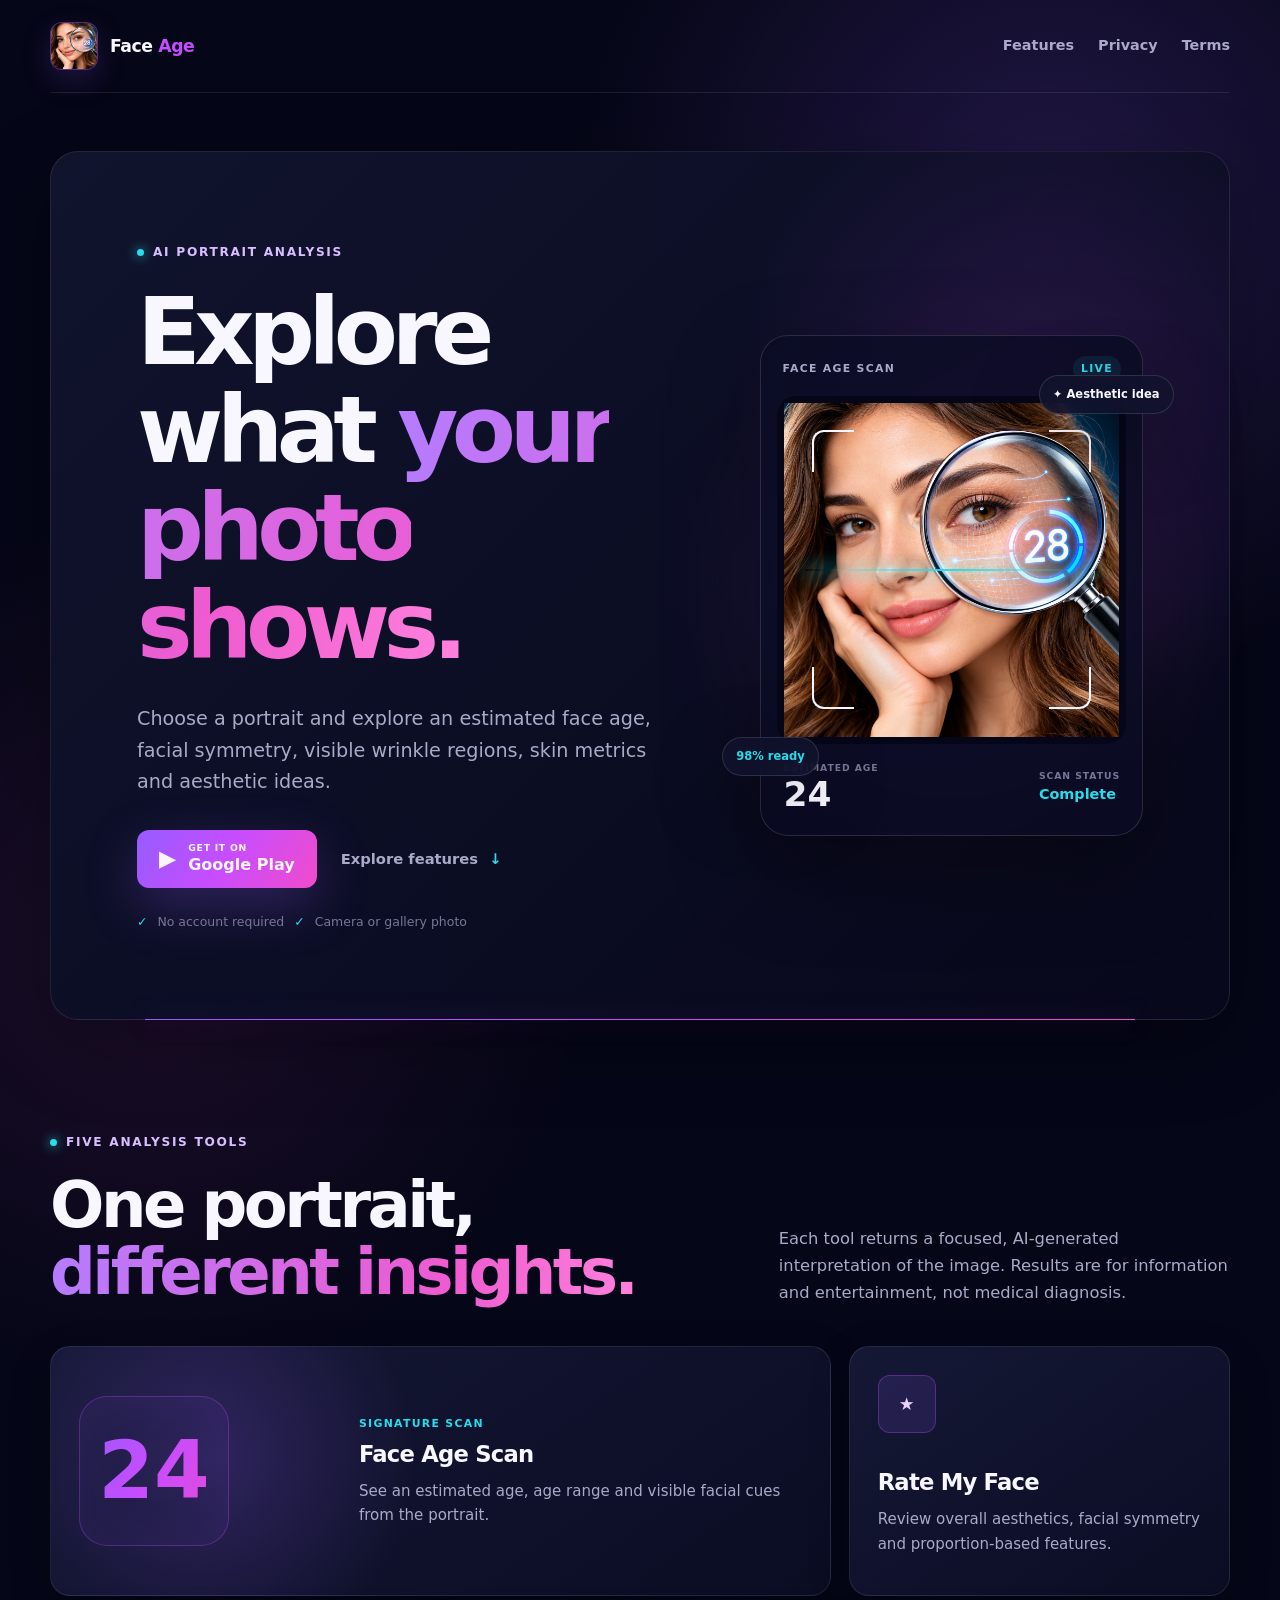
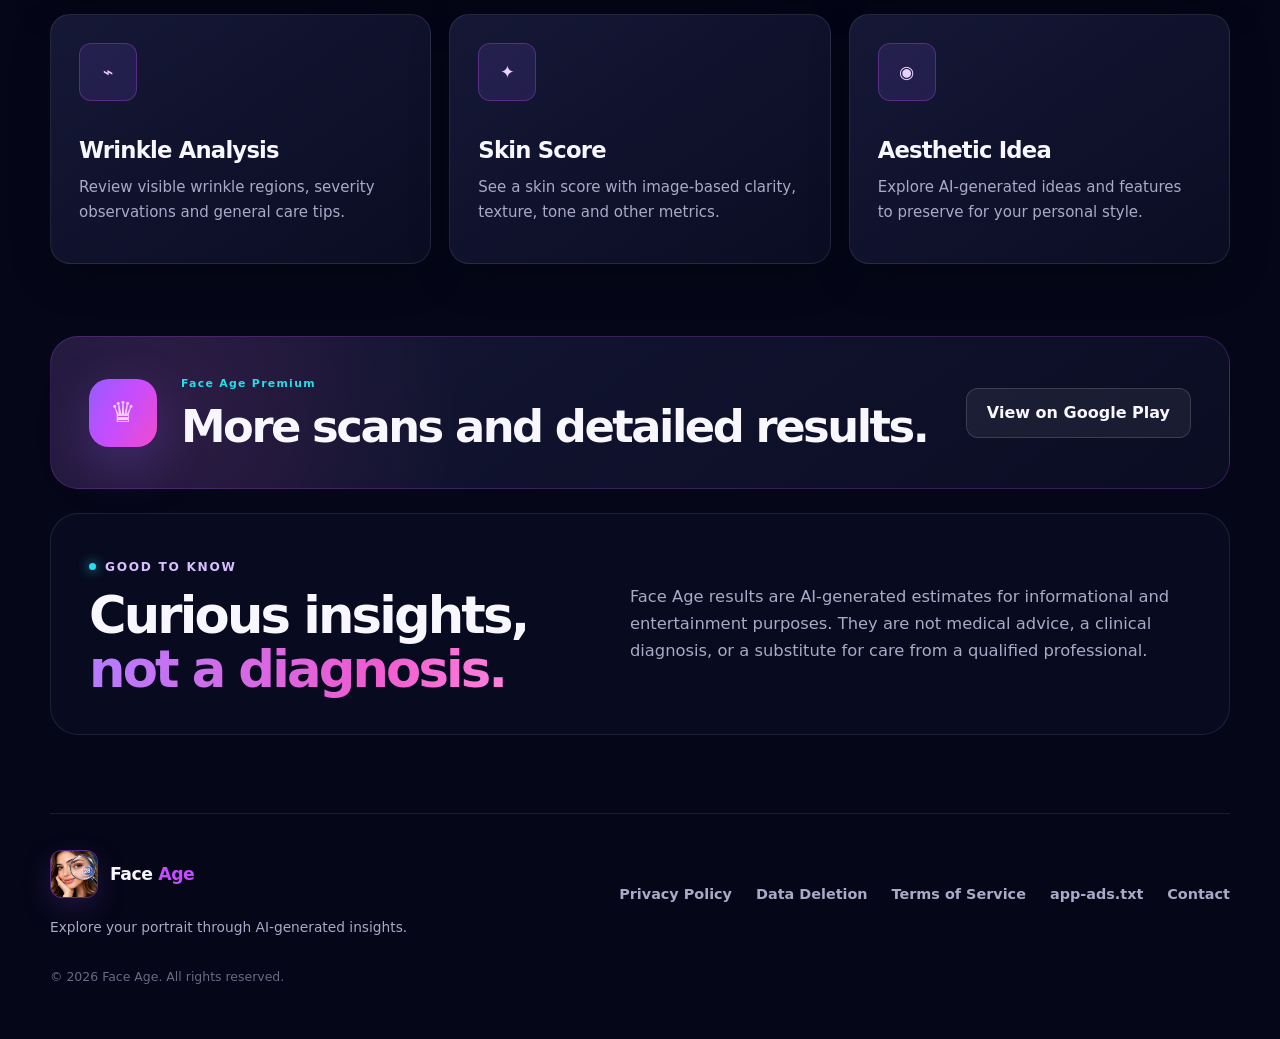
<file: index.html>
<!doctype html>
<html lang="en">
<head>
  <meta charset="utf-8" />
  <meta name="viewport" content="width=device-width, initial-scale=1" />
  <meta
    name="description"
    content="Face Age analyzes a portrait with AI to show face age estimates, facial symmetry, wrinkle regions, skin metrics and aesthetic ideas."
  />
  <meta name="theme-color" content="#050617" />
  <title>Face Age — AI Face Analysis</title>
  <link rel="icon" type="image/png" href="./faceage_logo.png" />
  <link rel="stylesheet" href="./styles.css" />
</head>
<body>
  <header class="site-header">
    <a class="brand" href="./" aria-label="Face Age home">
      <span class="brand-mark"><img src="./faceage_logo.png" alt="" width="54" height="54" /></span>
      <span>Face <strong>Age</strong></span>
    </a>
    <nav aria-label="Site navigation">
      <a href="#features">Features</a>
      <a href="./privacy-policy.html">Privacy</a>
      <a href="./terms-of-service.html">Terms</a>
    </nav>
  </header>

  <main>
    <section class="hero">
      <div class="hero-copy">
        <p class="eyebrow"><span></span> AI portrait analysis</p>
        <h1>Explore what <span>your photo shows.</span></h1>
        <p class="lede">
          Choose a portrait and explore an estimated face age, facial symmetry,
          visible wrinkle regions, skin metrics and aesthetic ideas.
        </p>
        <div class="hero-actions">
          <a
            class="button"
            href="https://play.google.com/store/apps/details?id=com.cukkacreatives.faceagefilter.faceage"
          >
            <span class="button-icon" aria-hidden="true">▶</span>
            <span><small>GET IT ON</small>Google Play</span>
          </a>
          <a class="text-link" href="#features">Explore features <span aria-hidden="true">↓</span></a>
        </div>
        <p class="hero-note"><span>✓</span> No account required <span>✓</span> Camera or gallery photo</p>
      </div>

      <div class="hero-visual" aria-hidden="true">
        <div class="visual-glow"></div>
        <div class="scan-card">
          <div class="scan-card-top">
            <span>FACE AGE SCAN</span>
            <span class="live-dot">LIVE</span>
          </div>
          <div class="portrait-frame">
            <img src="./faceage_logo.png" alt="" width="420" height="420" />
            <span class="scan-line"></span>
            <span class="focus-corner focus-one"></span>
            <span class="focus-corner focus-two"></span>
            <span class="focus-corner focus-three"></span>
            <span class="focus-corner focus-four"></span>
          </div>
          <div class="result-row">
            <div><small>ESTIMATED AGE</small><strong>24</strong></div>
            <div><small>SCAN STATUS</small><b>Complete</b></div>
          </div>
        </div>
        <span class="floating-chip chip-top">✦ Aesthetic idea</span>
        <span class="floating-chip chip-bottom">98% ready</span>
      </div>
    </section>

    <section class="intro" id="features">
      <div>
        <p class="eyebrow"><span></span> Five analysis tools</p>
        <h2>One portrait, <span>different insights.</span></h2>
      </div>
      <p>
        Each tool returns a focused, AI-generated interpretation of the image.
        Results are for information and entertainment, not medical diagnosis.
      </p>
    </section>

    <section class="feature-grid" aria-label="Face Age features">
      <article class="feature-card feature-card-large">
        <span class="feature-icon">24</span>
        <div>
          <p class="feature-kicker">SIGNATURE SCAN</p>
        <h3>Face Age Scan</h3>
            <p>See an estimated age, age range and visible facial cues from the portrait.</p>
        </div>
      </article>
      <article class="feature-card">
        <span class="feature-icon">★</span>
        <h3>Rate My Face</h3>
        <p>Review overall aesthetics, facial symmetry and proportion-based features.</p>
      </article>
      <article class="feature-card">
        <span class="feature-icon">⌁</span>
        <h3>Wrinkle Analysis</h3>
        <p>Review visible wrinkle regions, severity observations and general care tips.</p>
      </article>
      <article class="feature-card">
        <span class="feature-icon">✦</span>
        <h3>Skin Score</h3>
        <p>See a skin score with image-based clarity, texture, tone and other metrics.</p>
      </article>
      <article class="feature-card">
        <span class="feature-icon">◉</span>
        <h3>Aesthetic Idea</h3>
        <p>Explore AI-generated ideas and features to preserve for your personal style.</p>
      </article>
    </section>

    <section class="premium-band">
      <div>
        <span class="premium-icon" aria-hidden="true">♛</span>
        <div>
        <p class="feature-kicker">Face Age Premium</p>
          <h2>More scans and detailed results.</h2>
        </div>
      </div>
      <a
        class="button button-secondary"
        href="https://play.google.com/store/apps/details?id=com.cukkacreatives.faceagefilter.faceage"
      >View on Google Play</a>
    </section>

    <section class="notice" aria-labelledby="important-title">
      <div>
        <p class="eyebrow"><span></span> Good to know</p>
        <h2 id="important-title">Curious insights, <span>not a diagnosis.</span></h2>
      </div>
      <p>
        Face Age results are AI-generated estimates for informational
        and entertainment purposes. They are not medical advice, a clinical
        diagnosis, or a substitute for care from a qualified professional.
      </p>
    </section>
  </main>

  <footer>
    <div class="footer-brand">
      <a class="brand" href="./" aria-label="Face Age home">
        <span class="brand-mark"><img src="./faceage_logo.png" alt="" width="46" height="46" /></span>
        <span>Face <strong>Age</strong></span>
      </a>
      <p>Explore your portrait through AI-generated insights.</p>
    </div>
    <div class="footer-links">
      <a href="./privacy-policy.html">Privacy Policy</a>
      <a href="./privacy-policy.html#data-deletion">Data Deletion</a>
      <a href="./terms-of-service.html">Terms of Service</a>
      <a href="./app-ads.txt">app-ads.txt</a>
      <a href="mailto:cukkacreatives@gmail.com">Contact</a>
    </div>
    <p class="copyright">© 2026 Face Age. All rights reserved.</p>
  </footer>
</body>
</html>
</file>
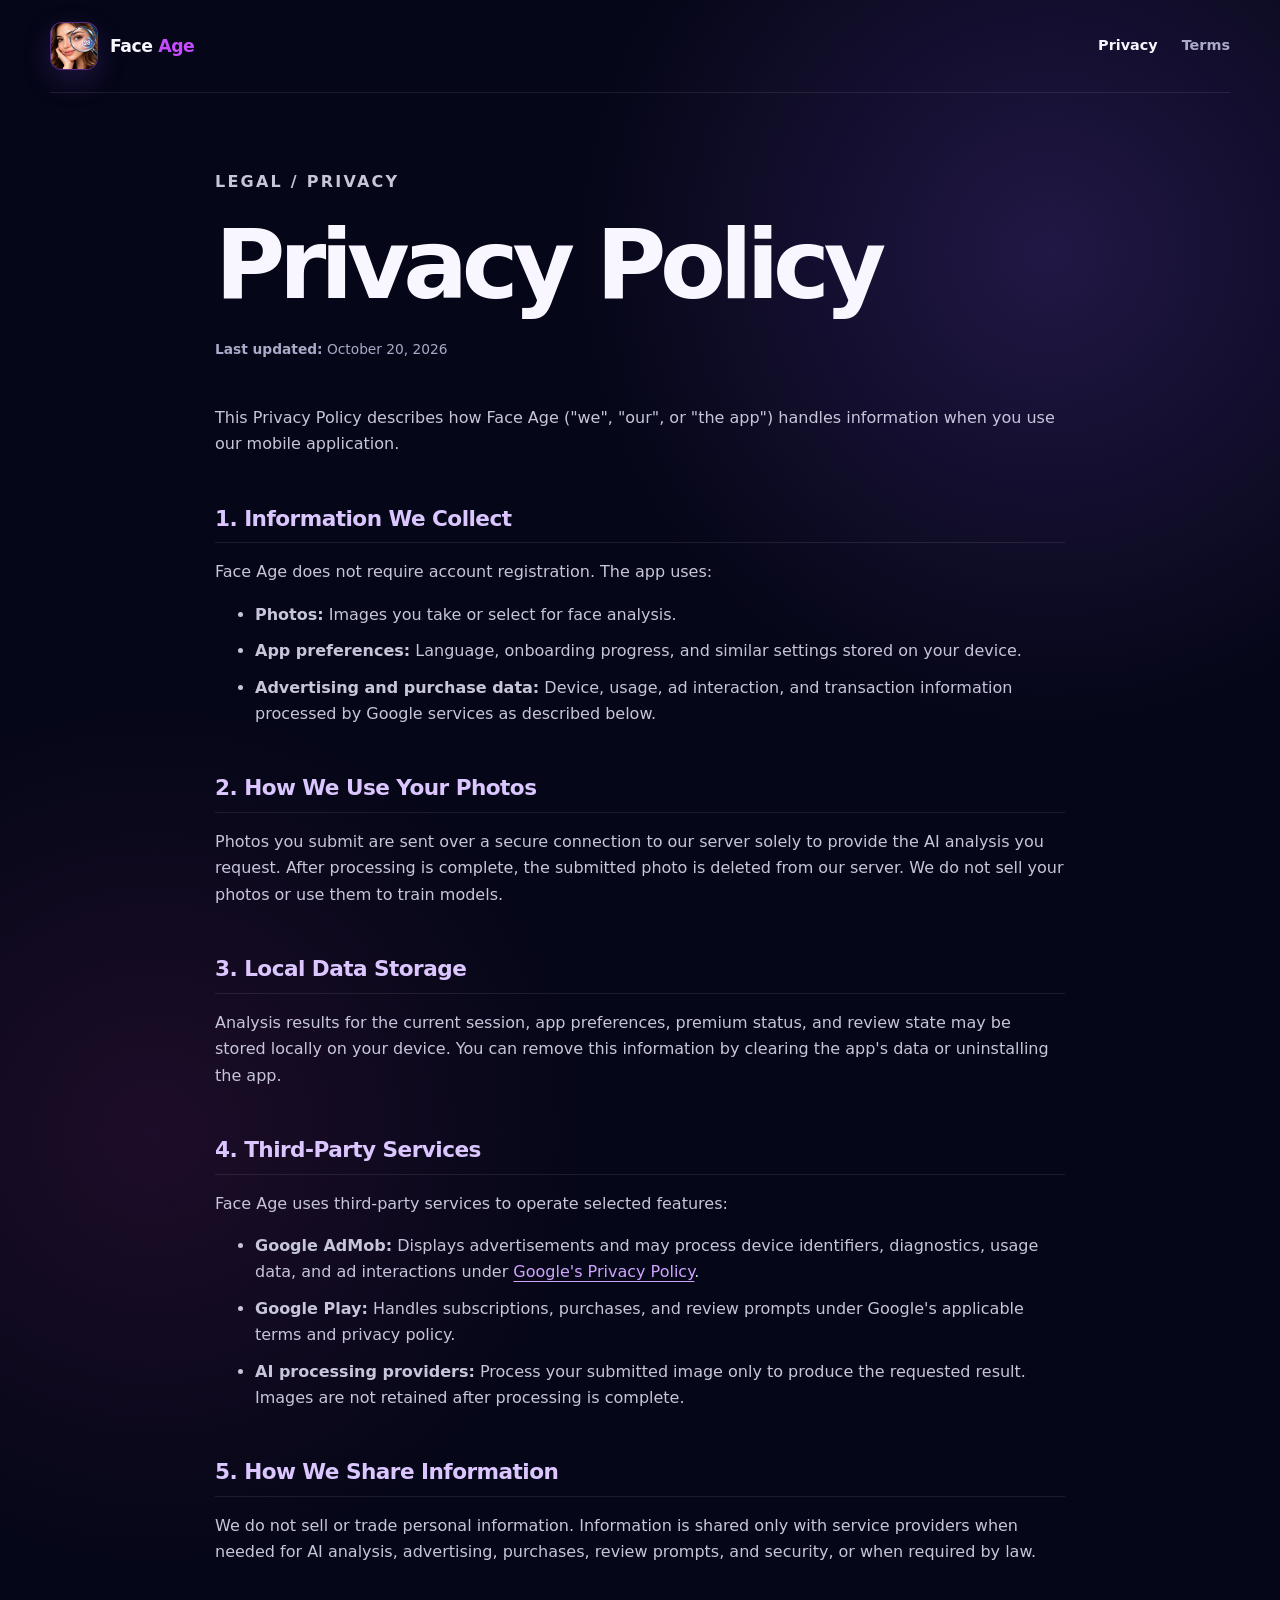
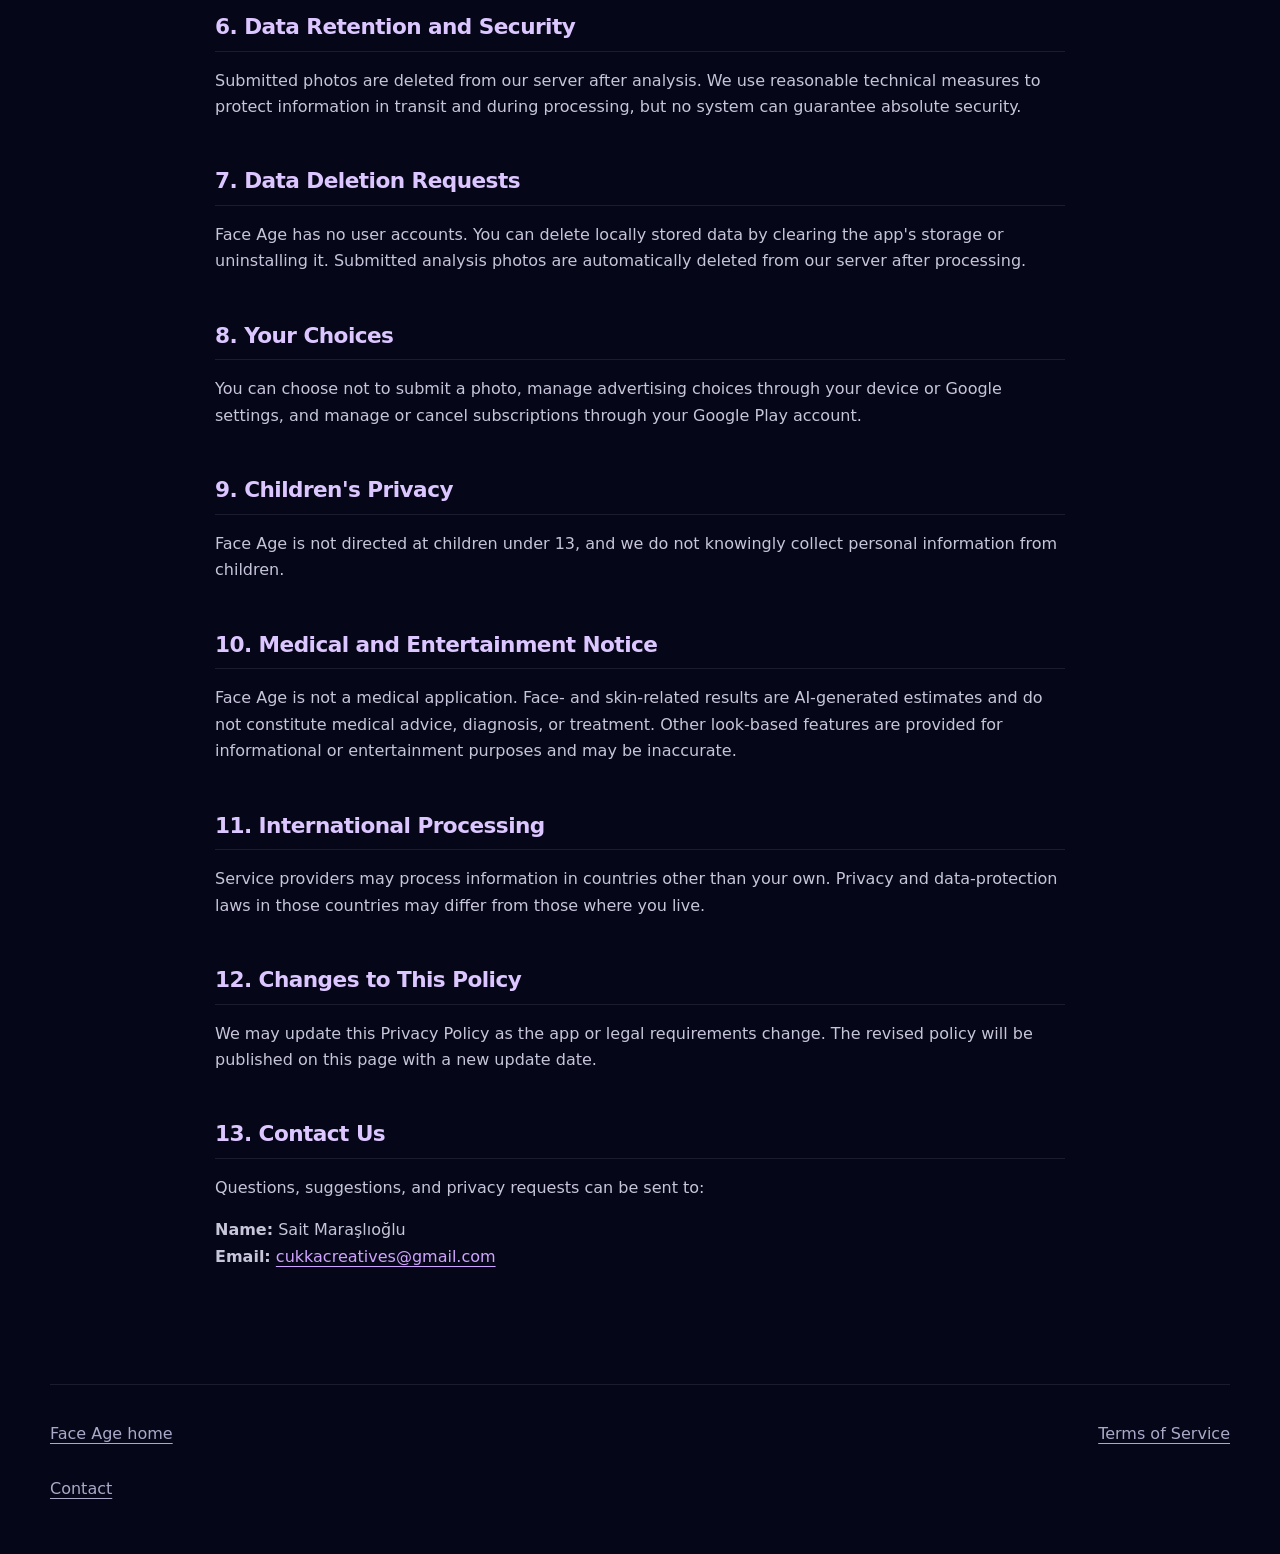
<file: privacy-policy.html>
<!doctype html>
<html lang="en">
<head>
  <meta charset="utf-8" />
  <meta name="viewport" content="width=device-width, initial-scale=1" />
  <meta name="description" content="Face Age privacy policy." />
  <meta name="theme-color" content="#050617" />
  <title>Face Age — Privacy Policy</title>
  <link rel="icon" type="image/png" href="./faceage_logo.png" />
  <link rel="stylesheet" href="./styles.css" />
</head>
<body>
  <header class="site-header">
    <a class="brand" href="./" aria-label="Face Age home">
      <span class="brand-mark"><img src="./faceage_logo.png" alt="" width="48" height="48" /></span>
      <span>Face <strong>Age</strong></span>
    </a>
    <nav aria-label="Legal">
      <a aria-current="page" href="./privacy-policy.html">Privacy</a>
      <a href="./terms-of-service.html">Terms</a>
    </nav>
  </header>

  <main class="legal">
    <p class="eyebrow">LEGAL / PRIVACY</p>
    <h1>Privacy Policy</h1>
    <p class="updated"><strong>Last updated:</strong> October 20, 2026</p>

    <p>
      This Privacy Policy describes how Face Age ("we", "our", or "the app")
      handles information when you use our mobile application.
    </p>

    <h2>1. Information We Collect</h2>
    <p>Face Age does not require account registration. The app uses:</p>
    <ul>
      <li><strong>Photos:</strong> Images you take or select for face analysis.</li>
      <li><strong>App preferences:</strong> Language, onboarding progress, and similar settings stored on your device.</li>
      <li><strong>Advertising and purchase data:</strong> Device, usage, ad interaction, and transaction information processed by Google services as described below.</li>
    </ul>

    <h2>2. How We Use Your Photos</h2>
    <p>
      Photos you submit are sent over a secure connection to our server solely
      to provide the AI analysis you request. After processing is complete, the
      submitted photo is deleted from our server. We do not sell your photos or
      use them to train models.
    </p>

    <h2>3. Local Data Storage</h2>
    <p>
      Analysis results for the current session, app preferences, premium status,
      and review state may be stored locally on your device. You can remove this
      information by clearing the app's data or uninstalling the app.
    </p>

    <h2>4. Third-Party Services</h2>
    <p>Face Age uses third-party services to operate selected features:</p>
    <ul>
      <li>
        <strong>Google AdMob:</strong> Displays advertisements and may process
        device identifiers, diagnostics, usage data, and ad interactions under
        <a href="https://policies.google.com/privacy" target="_blank" rel="noopener noreferrer">Google's Privacy Policy</a>.
      </li>
      <li>
        <strong>Google Play:</strong> Handles subscriptions, purchases, and
        review prompts under Google's applicable terms and privacy policy.
      </li>
      <li>
        <strong>AI processing providers:</strong> Process your submitted image
        only to produce the requested result. Images are not retained after
        processing is complete.
      </li>
    </ul>

    <h2>5. How We Share Information</h2>
    <p>
      We do not sell or trade personal information. Information is shared only
      with service providers when needed for AI analysis, advertising,
      purchases, review prompts, and security, or
      when required by law.
    </p>

    <h2>6. Data Retention and Security</h2>
    <p>
      Submitted photos are deleted from our server after analysis. We use
      reasonable technical measures to protect information in transit and
      during processing, but no system can guarantee absolute security.
    </p>

    <h2 id="data-deletion">7. Data Deletion Requests</h2>
    <p>
      Face Age has no user accounts. You can delete locally stored data by
      clearing the app's storage or uninstalling it. Submitted analysis photos
      are automatically deleted from our server after processing.
    </p>

    <h2>8. Your Choices</h2>
    <p>
      You can choose not to submit a photo, manage advertising choices through
      your device or Google settings, and manage or
      cancel subscriptions through your Google Play account.
    </p>

    <h2>9. Children's Privacy</h2>
    <p>
      Face Age is not directed at children under 13, and we do not knowingly
      collect personal information from children.
    </p>

    <h2>10. Medical and Entertainment Notice</h2>
    <p>
      Face Age is not a medical application. Face- and skin-related results are
      AI-generated estimates and do not constitute medical advice, diagnosis,
      or treatment. Other look-based features are provided for informational
      or entertainment purposes and may be inaccurate.
    </p>

    <h2>11. International Processing</h2>
    <p>
      Service providers may process information in countries other than your
      own. Privacy and data-protection laws in those countries may differ from
      those where you live.
    </p>

    <h2>12. Changes to This Policy</h2>
    <p>
      We may update this Privacy Policy as the app or legal requirements change.
      The revised policy will be published on this page with a new update date.
    </p>

    <h2>13. Contact Us</h2>
    <p>
      Questions, suggestions, and privacy requests can be sent to:
    </p>
    <p>
      <strong>Name:</strong> Sait Maraşlıoğlu<br />
      <strong>Email:</strong> <a href="mailto:cukkacreatives@gmail.com">cukkacreatives@gmail.com</a>
    </p>
  </main>

  <footer>
    <a href="./">Face Age home</a>
    <a href="./terms-of-service.html">Terms of Service</a>
    <a href="mailto:cukkacreatives@gmail.com">Contact</a>
  </footer>
</body>
</html>
</file>
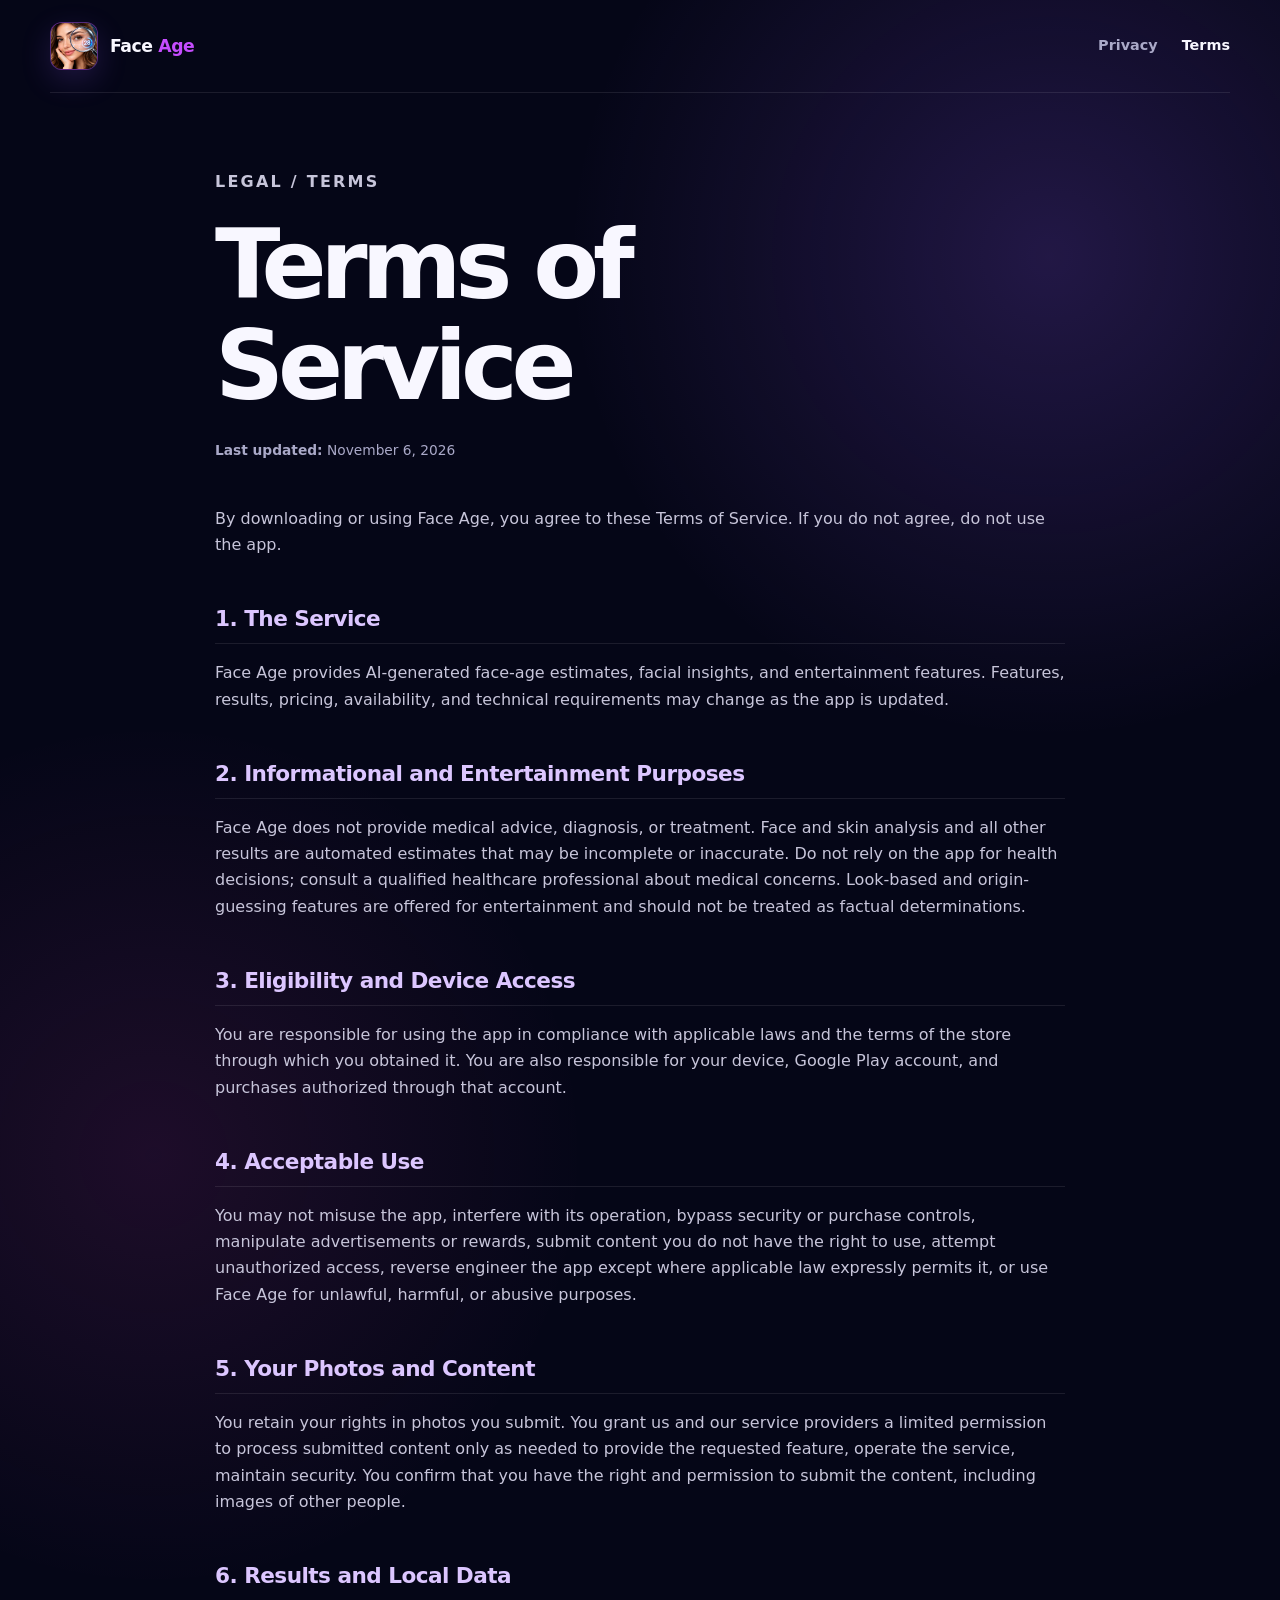
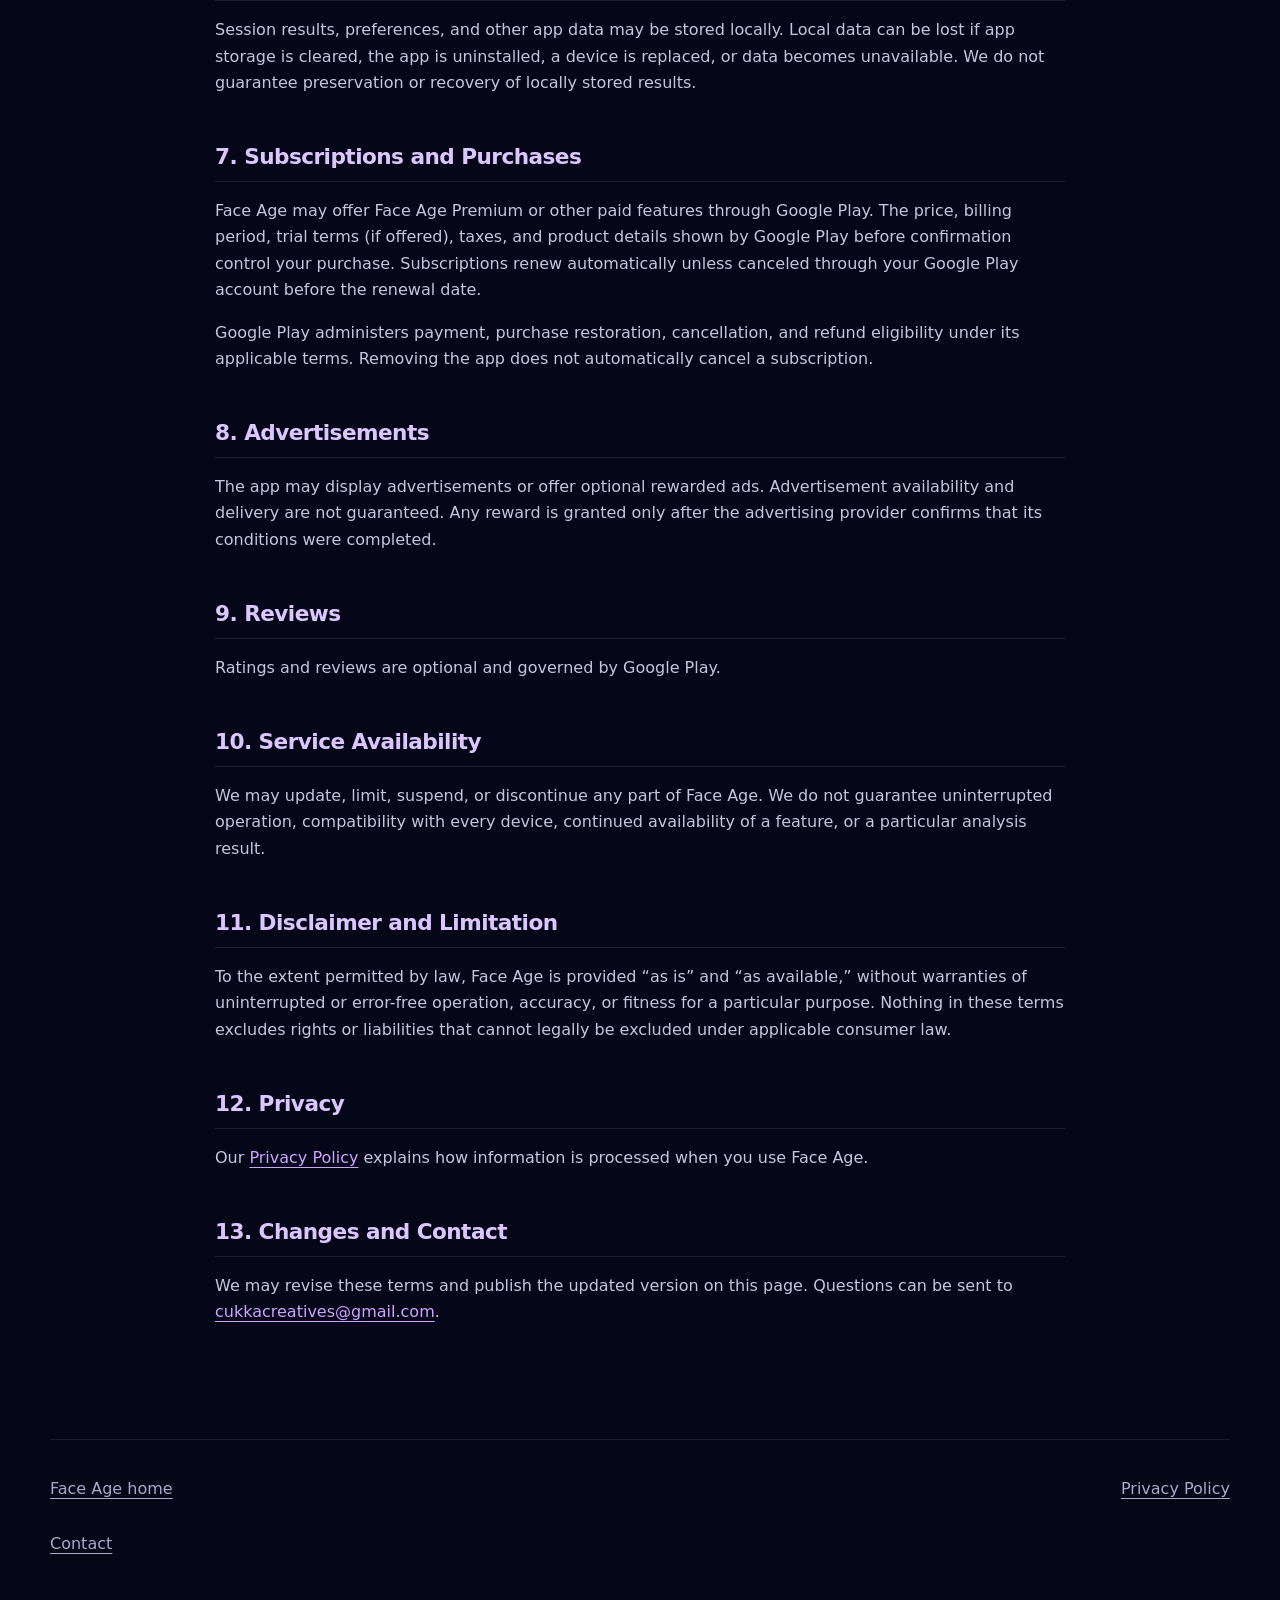
<file: terms-of-service.html>
<!doctype html>
<html lang="en">
<head>
  <meta charset="utf-8" />
  <meta name="viewport" content="width=device-width, initial-scale=1" />
  <meta name="description" content="Face Age terms of service." />
  <meta name="theme-color" content="#050617" />
  <title>Face Age — Terms of Service</title>
  <link rel="icon" type="image/png" href="./faceage_logo.png" />
  <link rel="stylesheet" href="./styles.css" />
</head>
<body>
  <header class="site-header">
    <a class="brand" href="./" aria-label="Face Age home">
      <span class="brand-mark"><img src="./faceage_logo.png" alt="" width="48" height="48" /></span>
      <span>Face <strong>Age</strong></span>
    </a>
    <nav aria-label="Legal">
      <a href="./privacy-policy.html">Privacy</a>
      <a aria-current="page" href="./terms-of-service.html">Terms</a>
    </nav>
  </header>

  <main class="legal">
    <p class="eyebrow">LEGAL / TERMS</p>
    <h1>Terms of Service</h1>
    <p class="updated"><strong>Last updated:</strong> November 6, 2026</p>

    <p>
      By downloading or using Face Age, you agree to these Terms of Service. If you
      do not agree, do not use the app.
    </p>

    <h2>1. The Service</h2>
    <p>
      Face Age provides AI-generated face-age estimates, facial insights, and
      entertainment features. Features, results, pricing, availability, and
      technical requirements may change as the app is updated.
    </p>

    <h2>2. Informational and Entertainment Purposes</h2>
    <p>
      Face Age does not provide medical advice, diagnosis, or treatment. Face and skin
      analysis and all other results are automated estimates that may be
      incomplete or inaccurate. Do not rely on the app for health decisions;
      consult a qualified healthcare professional about medical concerns.
      Look-based and origin-guessing features are offered for entertainment and
      should not be treated as factual determinations.
    </p>

    <h2>3. Eligibility and Device Access</h2>
    <p>
      You are responsible for using the app in compliance with applicable laws
      and the terms of the store through which you obtained it. You are also
      responsible for your device, Google Play account, and purchases authorized
      through that account.
    </p>

    <h2>4. Acceptable Use</h2>
    <p>
      You may not misuse the app, interfere with its operation, bypass security
      or purchase controls, manipulate advertisements or rewards, submit content
      you do not have the right to use, attempt unauthorized access, reverse
      engineer the app except where applicable law expressly permits it, or use
      Face Age for unlawful, harmful, or abusive purposes.
    </p>

    <h2>5. Your Photos and Content</h2>
    <p>
      You retain your rights in photos you submit. You grant us and
      our service providers a limited permission to process submitted content
      only as needed to provide the requested feature, operate the service,
      maintain security. You confirm that you have the
      right and permission to submit the content, including images of other
      people.
    </p>

    <h2>6. Results and Local Data</h2>
    <p>
      Session results, preferences, and other app data may be stored locally.
      Local data can be lost if app storage is cleared, the app is uninstalled,
      a device is replaced, or data becomes unavailable. We do not guarantee
      preservation or recovery of locally stored results.
    </p>

    <h2>7. Subscriptions and Purchases</h2>
    <p>
      Face Age may offer Face Age Premium or other paid features through Google
      Play. The price, billing period, trial terms (if offered), taxes, and
      product details shown by Google Play before confirmation control your
      purchase. Subscriptions renew automatically unless canceled through your
      Google Play account before the renewal date.
    </p>
    <p>
      Google Play administers payment, purchase restoration, cancellation, and
      refund eligibility under its applicable terms. Removing the app does not
      automatically cancel a subscription.
    </p>

    <h2>8. Advertisements</h2>
    <p>
      The app may display advertisements or offer optional rewarded ads.
      Advertisement availability and delivery are not guaranteed. Any reward is
      granted only after the advertising provider confirms that its conditions
      were completed.
    </p>

    <h2>9. Reviews</h2>
    <p>
      Ratings and reviews are optional and governed by Google Play.
    </p>

    <h2>10. Service Availability</h2>
    <p>
      We may update, limit, suspend, or discontinue any part of Face Age. We do
      not guarantee uninterrupted operation, compatibility with every device,
      continued availability of a feature, or a particular analysis result.
    </p>

    <h2>11. Disclaimer and Limitation</h2>
    <p>
      To the extent permitted by law, Face Age is provided “as is” and “as
      available,” without warranties of uninterrupted or error-free operation,
      accuracy, or fitness for a particular purpose. Nothing in these terms
      excludes rights or liabilities that cannot legally be excluded under
      applicable consumer law.
    </p>

    <h2>12. Privacy</h2>
    <p>
      Our <a href="./privacy-policy.html">Privacy Policy</a> explains how
      information is processed when you use Face Age.
    </p>

    <h2>13. Changes and Contact</h2>
    <p>
      We may revise these terms and publish the updated version on this page.
      Questions can be sent to
      <a href="mailto:cukkacreatives@gmail.com">cukkacreatives@gmail.com</a>.
    </p>
  </main>

  <footer>
    <a href="./">Face Age home</a>
    <a href="./privacy-policy.html">Privacy Policy</a>
    <a href="mailto:cukkacreatives@gmail.com">Contact</a>
  </footer>
</body>
</html>
</file>
<file: styles.css>
:root {
  color-scheme: dark;
  --color-background: #050617;
  --color-background-soft: #080a20;
  --color-surface: #0b0d24;
  --color-surface-raised: #11142e;
  --color-surface-bright: #171a39;
  --color-text: #f8f7ff;
  --color-text-muted: #aaa9c8;
  --color-violet: #965cff;
  --color-purple: #c64dff;
  --color-pink: #f14bcb;
  --color-cyan: #27dceb;
  --color-line: #342a61;
  --color-line-soft: rgb(255 255 255 / 9%);
  --gradient-brand: linear-gradient(120deg, var(--color-violet), var(--color-purple) 48%, var(--color-pink));
  --gradient-text: linear-gradient(100deg, #b47cff, #ef5bd0 68%, #ff81dc);
  --gradient-surface: linear-gradient(145deg, rgb(23 26 57 / 92%), rgb(11 13 36 / 96%));
  --radius-small: 12px;
  --radius-medium: 20px;
  --radius-large: 28px;
  --radius-pill: 999px;
  --shadow-card: 0 24px 80px rgb(0 0 0 / 28%);
  --shadow-brand: 0 18px 52px rgb(150 92 255 / 26%);
  --page-width: 1180px;
  --font-display: Inter, ui-sans-serif, system-ui, -apple-system, BlinkMacSystemFont, "Segoe UI", sans-serif;
  --transition-fast: 180ms ease;
}

* {
  box-sizing: border-box;
}

html {
  background: var(--color-background);
  scroll-behavior: smooth;
}

body {
  min-height: 100vh;
  margin: 0;
  color: var(--color-text);
  background:
    radial-gradient(circle at 82% 8%, rgb(150 92 255 / 20%), transparent 30rem),
    radial-gradient(circle at 12% 36%, rgb(241 75 203 / 10%), transparent 27rem),
    var(--color-background);
  font-family: var(--font-display);
  line-height: 1.65;
}

body::before {
  position: fixed;
  z-index: -1;
  inset: 0;
  background-image:
    linear-gradient(rgb(255 255 255 / 2.5%) 1px, transparent 1px),
    linear-gradient(90deg, rgb(255 255 255 / 2.5%) 1px, transparent 1px);
  background-size: 56px 56px;
  mask-image: linear-gradient(to bottom, black, transparent 72%);
  content: "";
  pointer-events: none;
}

a {
  color: inherit;
  text-underline-offset: 4px;
}

a:hover {
  color: var(--color-cyan);
}

a:focus-visible {
  outline: 3px solid var(--color-cyan);
  outline-offset: 4px;
}

.site-header,
main,
footer {
  width: min(calc(100% - 40px), var(--page-width));
  margin-inline: auto;
}

.site-header {
  display: flex;
  align-items: center;
  justify-content: space-between;
  gap: 28px;
  padding: 22px 0;
  border-bottom: 1px solid var(--color-line-soft);
}

.brand {
  display: inline-flex;
  align-items: center;
  gap: 12px;
  color: var(--color-text);
  font-size: 1.08rem;
  font-weight: 760;
  letter-spacing: -0.025em;
  text-decoration: none;
}

.brand strong {
  color: var(--color-purple);
}

.brand-mark {
  display: grid;
  overflow: hidden;
  width: 48px;
  height: 48px;
  border: 1px solid rgb(198 77 255 / 38%);
  border-radius: var(--radius-small);
  place-items: center;
  background: linear-gradient(145deg, rgb(198 77 255 / 20%), rgb(39 220 235 / 9%));
  box-shadow: 0 10px 30px rgb(150 92 255 / 18%);
}

.brand-mark img {
  width: 100%;
  height: 100%;
  object-fit: cover;
}

nav,
.footer-links {
  display: flex;
  flex-wrap: wrap;
  gap: 24px;
}

nav a,
.footer-links a {
  color: var(--color-text-muted);
  font-size: 0.9rem;
  font-weight: 650;
  text-decoration: none;
}

nav a[aria-current="page"] {
  color: var(--color-text);
}

main {
  padding: 58px 0 78px;
}

.hero {
  position: relative;
  display: grid;
  grid-template-columns: minmax(0, 1.04fr) minmax(360px, 0.76fr);
  gap: clamp(50px, 8vw, 100px);
  align-items: center;
  min-height: 650px;
  padding: clamp(48px, 7vw, 86px);
  border: 1px solid var(--color-line-soft);
  border-radius: var(--radius-large);
  background:
    radial-gradient(circle at 85% 28%, rgb(198 77 255 / 15%), transparent 20rem),
    linear-gradient(135deg, rgb(17 20 46 / 98%), rgb(7 8 28 / 96%));
  box-shadow: var(--shadow-card);
}

.hero::after {
  position: absolute;
  right: 8%;
  bottom: -1px;
  left: 8%;
  height: 1px;
  background: var(--gradient-brand);
  box-shadow: 0 0 24px rgb(198 77 255 / 60%);
  content: "";
}

.hero-copy,
.hero-visual {
  position: relative;
  z-index: 1;
}

.eyebrow {
  display: inline-flex;
  align-items: center;
  gap: 9px;
  margin: 0 0 20px;
  color: #d9bfff;
  font-size: 0.76rem;
  font-weight: 800;
  letter-spacing: 0.14em;
  text-transform: uppercase;
}

.eyebrow > span {
  width: 7px;
  height: 7px;
  border-radius: var(--radius-pill);
  background: var(--color-cyan);
  box-shadow: 0 0 12px var(--color-cyan);
}

h1,
h2,
h3,
p {
  overflow-wrap: break-word;
}

h1,
h2,
h3 {
  line-height: 1.05;
}

h1 {
  max-width: 700px;
  margin: 0;
  font-size: clamp(3.35rem, 7.3vw, 6.8rem);
  font-weight: 820;
  letter-spacing: -0.07em;
}

h1 span,
.intro h2 span,
.notice h2 span {
  color: transparent;
  background: var(--gradient-text);
  background-clip: text;
  -webkit-background-clip: text;
}

.lede {
  max-width: 650px;
  margin: 28px 0 32px;
  color: var(--color-text-muted);
  font-size: clamp(1.03rem, 2vw, 1.2rem);
}

.hero-actions {
  display: flex;
  flex-wrap: wrap;
  gap: 24px;
  align-items: center;
}

.button {
  display: inline-flex;
  align-items: center;
  gap: 12px;
  min-height: 58px;
  padding: 11px 22px;
  border: 0;
  border-radius: var(--radius-small);
  color: var(--color-text);
  background: var(--gradient-brand);
  box-shadow: var(--shadow-brand);
  font-size: 1rem;
  font-weight: 760;
  line-height: 1.15;
  text-decoration: none;
}

.button:hover {
  color: var(--color-text);
  box-shadow: 0 20px 58px rgb(198 77 255 / 38%);
  transform: translateY(-2px);
}

.button small {
  display: block;
  margin-bottom: 2px;
  font-size: 0.58rem;
  font-weight: 700;
  letter-spacing: 0.08em;
}

.button-icon {
  font-size: 1.4rem;
}

.text-link {
  color: var(--color-text-muted);
  font-size: 0.92rem;
  font-weight: 700;
  text-decoration: none;
}

.text-link span {
  margin-left: 6px;
  color: var(--color-cyan);
}

.hero-note {
  display: flex;
  flex-wrap: wrap;
  gap: 8px 10px;
  margin: 24px 0 0;
  color: #777796;
  font-size: 0.78rem;
}

.hero-note span {
  color: var(--color-cyan);
}

.hero-visual {
  display: grid;
  place-items: center;
}

.visual-glow {
  position: absolute;
  width: 88%;
  aspect-ratio: 1;
  border-radius: 50%;
  background: var(--gradient-brand);
  filter: blur(70px);
  opacity: 0.23;
}

.scan-card {
  position: relative;
  width: min(100%, 390px);
  padding: 16px;
  border: 1px solid rgb(255 255 255 / 13%);
  border-radius: var(--radius-large);
  background: rgb(11 13 36 / 84%);
  box-shadow: 0 34px 90px rgb(0 0 0 / 40%);
  backdrop-filter: blur(18px);
}

.scan-card-top,
.result-row {
  display: flex;
  align-items: center;
  justify-content: space-between;
  gap: 16px;
}

.scan-card-top {
  padding: 4px 5px 14px;
  color: var(--color-text-muted);
  font-size: 0.68rem;
  font-weight: 800;
  letter-spacing: 0.12em;
}

.live-dot {
  padding: 4px 8px;
  border-radius: var(--radius-pill);
  color: var(--color-cyan);
  background: rgb(39 220 235 / 9%);
}

.portrait-frame {
  position: relative;
  display: grid;
  overflow: hidden;
  aspect-ratio: 1;
  border-radius: var(--radius-medium);
  place-items: center;
  background:
    radial-gradient(circle, rgb(198 77 255 / 16%), transparent 64%),
    var(--color-background);
}

.portrait-frame img {
  width: 96%;
  height: 96%;
  object-fit: cover;
}

.scan-line {
  position: absolute;
  left: 8%;
  width: 84%;
  height: 2px;
  border-radius: var(--radius-pill);
  background: linear-gradient(90deg, transparent, var(--color-cyan), transparent);
  box-shadow: 0 0 18px 3px rgb(39 220 235 / 45%);
}

.focus-corner {
  position: absolute;
  width: 42px;
  height: 42px;
  border-color: var(--color-purple);
}

.focus-one {
  top: 10%;
  left: 10%;
  border-top: 2px solid;
  border-left: 2px solid;
  border-radius: var(--radius-small) 0 0;
}

.focus-two {
  top: 10%;
  right: 10%;
  border-top: 2px solid;
  border-right: 2px solid;
  border-radius: 0 var(--radius-small) 0 0;
}

.focus-three {
  right: 10%;
  bottom: 10%;
  border-right: 2px solid;
  border-bottom: 2px solid;
  border-radius: 0 0 var(--radius-small);
}

.focus-four {
  bottom: 10%;
  left: 10%;
  border-bottom: 2px solid;
  border-left: 2px solid;
  border-radius: 0 0 0 var(--radius-small);
}

.result-row {
  padding: 16px 6px 4px;
}

.result-row div {
  display: grid;
}

.result-row small {
  color: #777796;
  font-size: 0.58rem;
  font-weight: 760;
  letter-spacing: 0.1em;
}

.result-row strong {
  color: var(--color-text);
  font-size: 2.15rem;
  line-height: 1.15;
}

.result-row b {
  color: var(--color-cyan);
  font-size: 0.9rem;
}

.floating-chip {
  position: absolute;
  z-index: 2;
  padding: 9px 13px;
  border: 1px solid rgb(255 255 255 / 12%);
  border-radius: var(--radius-pill);
  color: var(--color-text);
  background: rgb(17 20 46 / 84%);
  box-shadow: var(--shadow-card);
  font-size: 0.72rem;
  font-weight: 700;
  backdrop-filter: blur(12px);
}

.chip-top {
  top: 8%;
  right: -8%;
}

.chip-bottom {
  bottom: 12%;
  left: -10%;
  color: var(--color-cyan);
}

.intro {
  display: grid;
  grid-template-columns: minmax(0, 1.2fr) minmax(280px, 0.8fr);
  gap: 52px;
  align-items: end;
  padding: 108px 0 40px;
}

.intro h2,
.notice h2,
.premium-band h2 {
  margin: 0;
  font-size: clamp(2.25rem, 5vw, 4.2rem);
  font-weight: 790;
  letter-spacing: -0.055em;
}

.intro > p,
.notice > p {
  margin: 0;
  color: var(--color-text-muted);
  font-size: 1.02rem;
}

.feature-grid {
  display: grid;
  grid-template-columns: repeat(3, 1fr);
  gap: 18px;
}

.feature-card {
  min-height: 250px;
  padding: 28px;
  border: 1px solid var(--color-line-soft);
  border-radius: var(--radius-medium);
  background: var(--gradient-surface);
  box-shadow: 0 14px 44px rgb(0 0 0 / 16%);
}

.feature-card-large {
  display: grid;
  grid-column: span 2;
  grid-template-columns: 0.56fr 1fr;
  gap: 32px;
  align-items: center;
  background:
    radial-gradient(circle at 20% 45%, rgb(150 92 255 / 22%), transparent 13rem),
    var(--gradient-surface);
}

.feature-icon {
  display: grid;
  width: 58px;
  height: 58px;
  margin-bottom: 38px;
  border: 1px solid rgb(198 77 255 / 32%);
  border-radius: var(--radius-small);
  place-items: center;
  color: #e8d2ff;
  background: rgb(150 92 255 / 13%);
  font-size: 1.1rem;
  font-weight: 790;
}

.feature-card-large .feature-icon {
  width: 150px;
  height: 150px;
  margin: 0;
  border-radius: var(--radius-large);
  color: transparent;
  background: var(--gradient-brand);
  background-clip: text;
  -webkit-background-clip: text;
  font-size: 5rem;
  box-shadow: inset 0 0 50px rgb(150 92 255 / 12%);
}

.feature-kicker {
  margin: 0 0 10px;
  color: var(--color-cyan);
  font-size: 0.68rem;
  font-weight: 800;
  letter-spacing: 0.12em;
}

.feature-card h3 {
  margin: 0 0 12px;
  font-size: 1.42rem;
  letter-spacing: -0.035em;
}

.feature-card p:last-child {
  margin: 0;
  color: var(--color-text-muted);
  font-size: 0.94rem;
}

.premium-band,
.notice {
  display: grid;
  grid-template-columns: minmax(0, 1fr) auto;
  gap: 36px;
  align-items: center;
  margin-top: 72px;
  padding: 38px;
  border: 1px solid rgb(198 77 255 / 22%);
  border-radius: var(--radius-large);
  background:
    radial-gradient(circle at 10% 50%, rgb(241 75 203 / 12%), transparent 18rem),
    var(--gradient-surface);
}

.premium-band > div {
  display: flex;
  gap: 24px;
  align-items: center;
}

.premium-icon {
  display: grid;
  flex: 0 0 auto;
  width: 68px;
  height: 68px;
  border-radius: var(--radius-medium);
  place-items: center;
  color: #f5d1ff;
  background: var(--gradient-brand);
  box-shadow: var(--shadow-brand);
  font-size: 1.8rem;
}

.premium-band h2 {
  font-size: clamp(1.7rem, 3.5vw, 2.8rem);
}

.button-secondary {
  min-height: 50px;
  padding-inline: 20px;
  border: 1px solid rgb(255 255 255 / 15%);
  background: rgb(255 255 255 / 6%);
  box-shadow: none;
  white-space: nowrap;
}

.notice {
  grid-template-columns: minmax(300px, 0.9fr) minmax(0, 1fr);
  margin-top: 24px;
  border-color: var(--color-line-soft);
  background: rgb(11 13 36 / 70%);
}

.notice .eyebrow {
  margin-bottom: 12px;
}

.notice h2 {
  font-size: clamp(1.9rem, 4vw, 3.25rem);
}

.legal {
  max-width: 850px;
  padding-top: 76px;
  padding-bottom: 98px;
}

.legal h1 {
  margin: 0 0 22px;
  font-size: clamp(3.2rem, 8vw, 6rem);
  font-weight: 820;
  letter-spacing: -0.065em;
}

.legal h2 {
  margin: 50px 0 14px;
  padding-bottom: 12px;
  border-bottom: 1px solid var(--color-line-soft);
  color: #dcc6ff;
  font-size: 1.35rem;
  letter-spacing: -0.025em;
}

.legal p,
.legal li {
  color: #c7c5da;
  font-size: 1rem;
}

.legal .updated {
  margin-bottom: 44px;
  color: var(--color-text-muted);
  font-size: 0.86rem;
}

.legal li + li {
  margin-top: 10px;
}

.legal a {
  color: #cfa4ff;
}

footer {
  display: grid;
  grid-template-columns: 1fr auto;
  gap: 28px 48px;
  padding: 36px 0 52px;
  border-top: 1px solid var(--color-line-soft);
  color: var(--color-text-muted);
}

.footer-brand p {
  margin: 10px 0 0;
  font-size: 0.86rem;
}

.footer-links {
  align-items: center;
  justify-content: flex-end;
}

.copyright {
  grid-column: 1 / -1;
  margin: 0;
  color: #696984;
  font-size: 0.78rem;
}

@media (max-width: 900px) {
  .hero {
    grid-template-columns: 1fr;
  }

  .hero-visual {
    width: min(100%, 470px);
    margin-inline: auto;
  }

  .feature-grid {
    grid-template-columns: repeat(2, 1fr);
  }

  .feature-card-large {
    grid-column: span 2;
  }
}

@media (max-width: 680px) {
  .site-header,
  main,
  footer {
    width: min(calc(100% - 28px), var(--page-width));
  }

  .site-header,
  footer {
    align-items: flex-start;
    grid-template-columns: 1fr;
  }

  .site-header {
    flex-direction: column;
  }

  nav,
  .footer-links {
    gap: 16px;
    justify-content: flex-start;
  }

  main {
    padding-top: 28px;
  }

  .hero {
    min-height: auto;
    padding: 32px 22px;
  }

  h1 {
    font-size: clamp(3rem, 16vw, 4.6rem);
  }

  .hero-visual {
    display: none;
  }

  .intro,
  .feature-grid,
  .premium-band,
  .notice {
    grid-template-columns: 1fr;
  }

  .intro {
    gap: 18px;
    padding-top: 78px;
  }

  .feature-card-large {
    grid-column: span 1;
    grid-template-columns: 1fr;
  }

  .feature-card-large .feature-icon {
    width: 110px;
    height: 110px;
    font-size: 3.6rem;
  }

  .premium-band,
  .notice {
    padding: 28px 22px;
  }

  .premium-band > div {
    align-items: flex-start;
    flex-direction: column;
  }

  .button-secondary {
    width: 100%;
    justify-content: center;
  }
}

@media (prefers-reduced-motion: no-preference) {
  .button,
  .feature-card {
    transition: transform var(--transition-fast), border-color var(--transition-fast), box-shadow var(--transition-fast);
  }

  .feature-card:hover {
    border-color: rgb(198 77 255 / 34%);
    box-shadow: 0 20px 60px rgb(0 0 0 / 24%);
    transform: translateY(-4px);
  }

  .scan-line {
    animation: scan 3.2s ease-in-out infinite;
  }

  .floating-chip {
    animation: float 4s ease-in-out infinite;
  }

  .chip-bottom {
    animation-delay: -2s;
  }
}

@keyframes scan {
  0%,
  100% {
    top: 18%;
  }

  50% {
    top: 82%;
  }
}

@keyframes float {
  0%,
  100% {
    transform: translateY(0);
  }

  50% {
    transform: translateY(-8px);
  }
}
</file>
